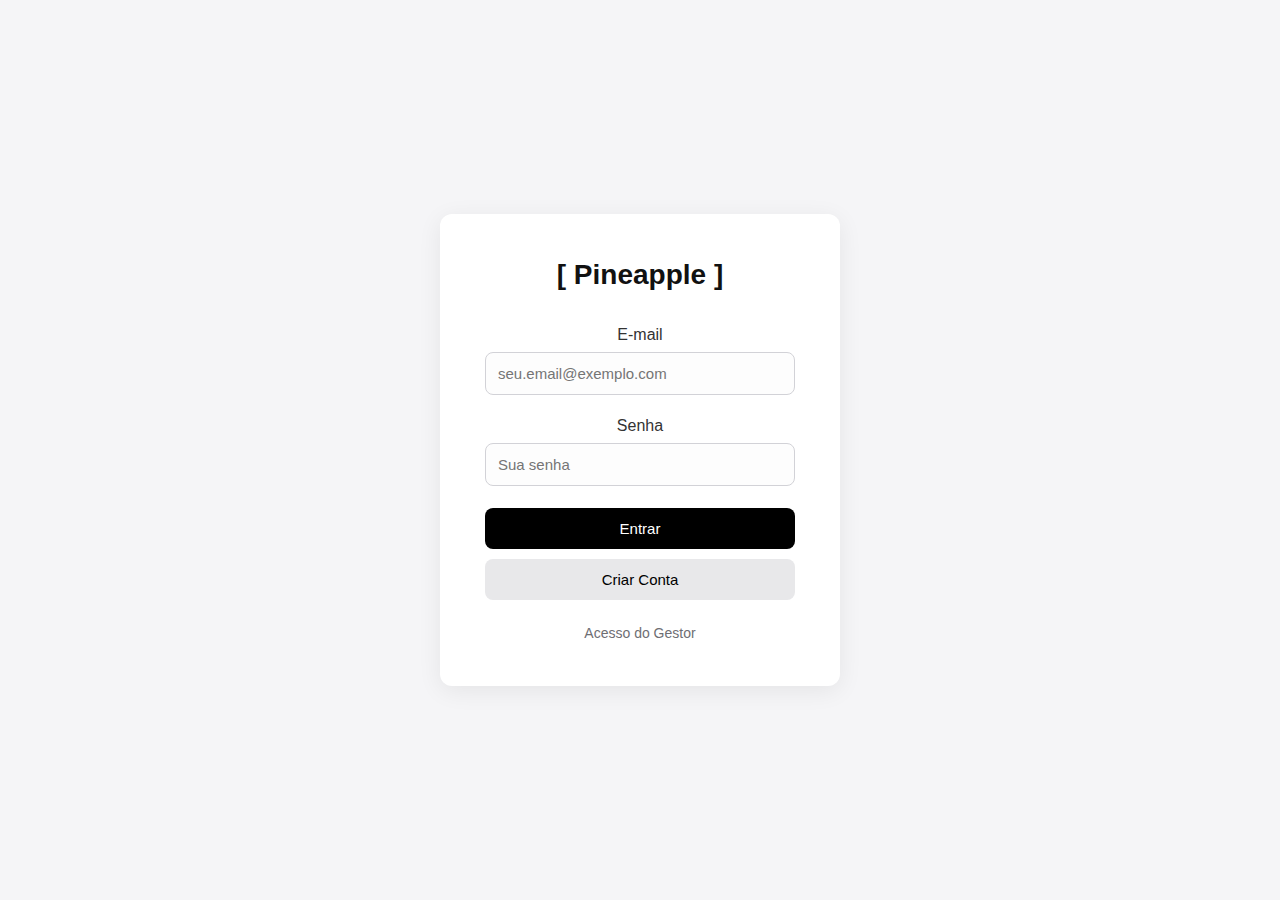
<file: index.html>
<!DOCTYPE html>
<html lang="pt-br">
<head>
    <meta charset="UTF-8">
    <meta name="viewport" content="width=device-width, initial-scale=1.0">
    <title>Acesse sua Conta - Pineapple</title>
    <link rel="stylesheet" href="styles.css"> <style>
        .gestor-link {
            display: block;
            text-align: center;
            margin-top: 25px;
            font-size: 14px;
            color: #6e6e73; 
            text-decoration: none;
        }
        .gestor-link:hover {
            text-decoration: underline;
        }
    </style>
</head>
<body>
    <div class="login-container">
        <div class="login-box">
            <div class="logo">[ Pineapple ]</div>
            <form id="login-form" action="cliente_painel.html" method="get"></form>
            <form action="cliente_painel.html" method="get"> <div class="form-group">
                
                    <label for="email">E-mail</label>
                    <input type="email" id="email" class="form-control" placeholder="seu.email@exemplo.com">
                </div>
                <div class="form-group">
                    <label for="password">Senha</label>
                    <input type="password" id="password" class="form-control" placeholder="Sua senha">
                </div>
                <button type="submit" class="btn btn-primary" style="width: 100%;">Entrar</button>
            </form>
        
</form>

            <a href="cadastro.html" class="btn btn-secondary" style="width: 100%; margin-top: 10px;">Criar Conta</a>

            <a href="gestor_login.html" class="gestor-link">Acesso do Gestor</a>
           

        </div>
    </div>

        </div>
    </div>

    <script>
        document.addEventListener('DOMContentLoaded', () => {
            const loginForm = document.getElementById('login-form');

            loginForm.addEventListener('submit', (event) => {
                event.preventDefault(); 

                const email = document.getElementById('email').value;
                const senha = document.getElementById('password').value;
                const userKey = 'pineapple_user_' + email;
                const userDataString = localStorage.getItem(userKey);

              
                if (!userDataString) {
                    alert('Usuário não encontrado. Verifique o e-mail ou cadastre-se.');
                    return; 
                }
                const user = JSON.parse(userDataString);

                if (senha === user.senha) {

                    alert('Login bem-sucedido! Bem-vindo, ' + user.nome);
                    window.location.href = 'cliente_painel.html'; 
                } else {
        
                    alert('Senha incorreta. Tente novamente.');
                }
            });
        });
    </script>
</body>
</html>
</body>
</html>
</file>
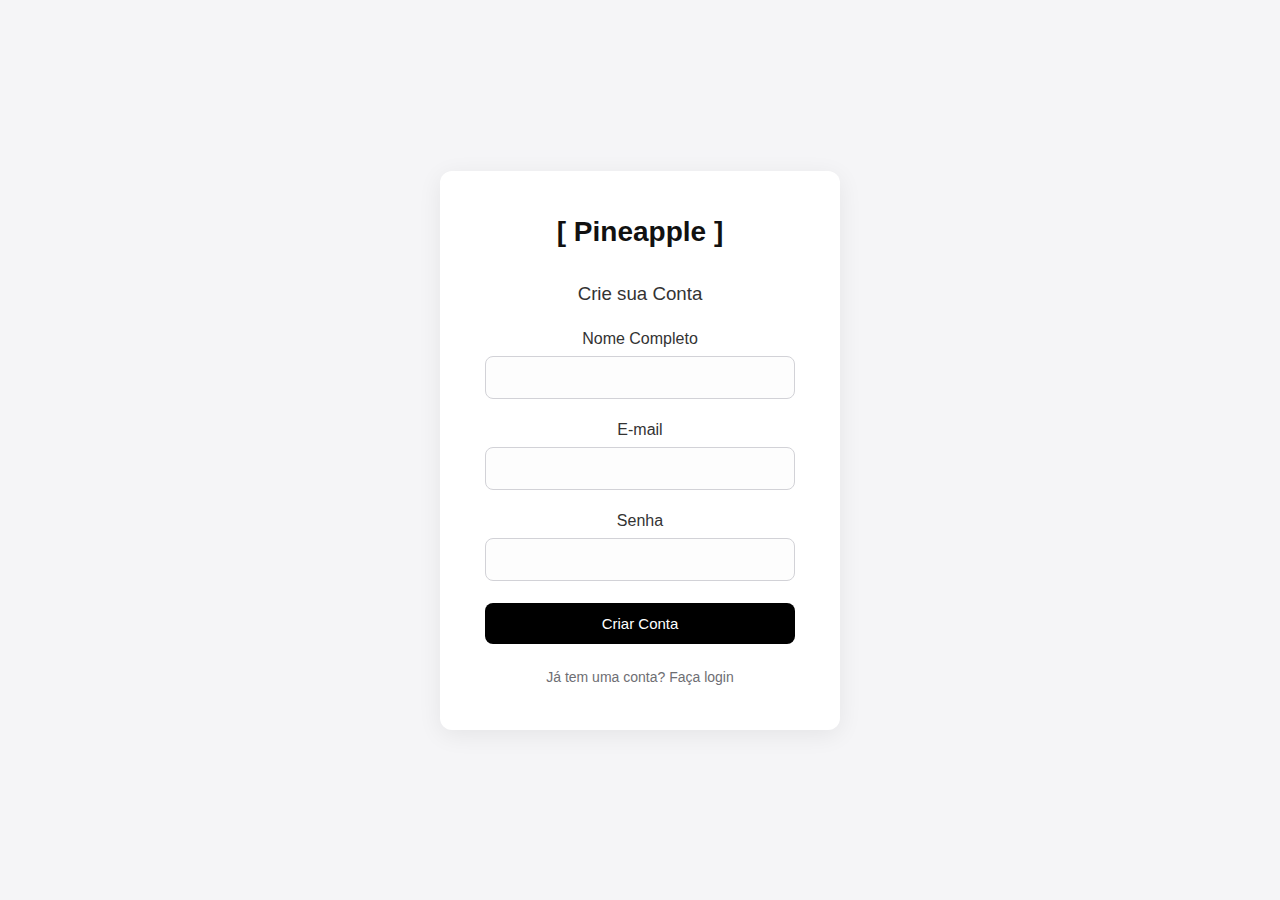
<file: cadastro.html>
<!DOCTYPE html>
<html lang="pt-br">
<head>
    <meta charset="UTF-8">
    <meta name="viewport" content="width=device-width, initial-scale=1.0">
    <title>Crie sua Conta - Pineapple</title>
    <link rel="stylesheet" href="styles.css">
    <style>
        /* Link para voltar ao login */
        .login-link {
            display: block;
            text-align: center;
            margin-top: 25px;
            font-size: 14px;
            color: #6e6e73;
            text-decoration: none;
        }
        .login-link:hover {
            text-decoration: underline;
        }
    </style>
</head>

</div>
</div>

<script>
    
    document.addEventListener('DOMContentLoaded', () => {
        const cadastroForm = document.getElementById('cadastro-form');
        cadastroForm.addEventListener('submit', (event) => {
            event.preventDefault(); 

            const nome = document.getElementById('nome-cadastro').value;
            const email = document.getElementById('email-cadastro').value;
            const senha = document.getElementById('senha-cadastro').value;

            const userKey = 'pineapple_user_' + email;
            if (localStorage.getItem(userKey)) {
                alert('Este e-mail já está cadastrado!');
            } else {
            
                const newUser = {
                    nome: nome,
                    email: email,
                    senha: senha 
                };

    
                localStorage.setItem(userKey, JSON.stringify(newUser));

                alert('Cadastro realizado com sucesso!');
                window.location.href = 'index.html'; 
            }
        });
    });
</script>
</body>
</html>

<body>
    <div class="login-container">
        <div class="login-box">
            <div class="logo">[ Pineapple ]</div>
            <h3 style="font-weight: 500; color: #333; margin-bottom: 25px;">Crie sua Conta</h3>

            <form id="cadastro-form">
                <div class="form-group">
                    <label for="nome">Nome Completo</label>
                    <input type="text" id="nome-cadastro" class="form-control" required>
                </div>
                <div class="form-group">
                    <label for="email">E-mail</label>
                    <input type="email" id="email-cadastro" class="form-control" required>
                </div>
                <div class="form-group">
                    <label for="password">Senha</label>
                    <input type="password" id="senha-cadastro" class="form-control" required>
                </div>
                <button type="submit" class="btn btn-primary" style="width: 100%;">Criar Conta</button>
            </form>

            <a href="index.html" class="login-link">Já tem uma conta? Faça login</a>
        </div>
    </div>
</body>
</html>
</file>
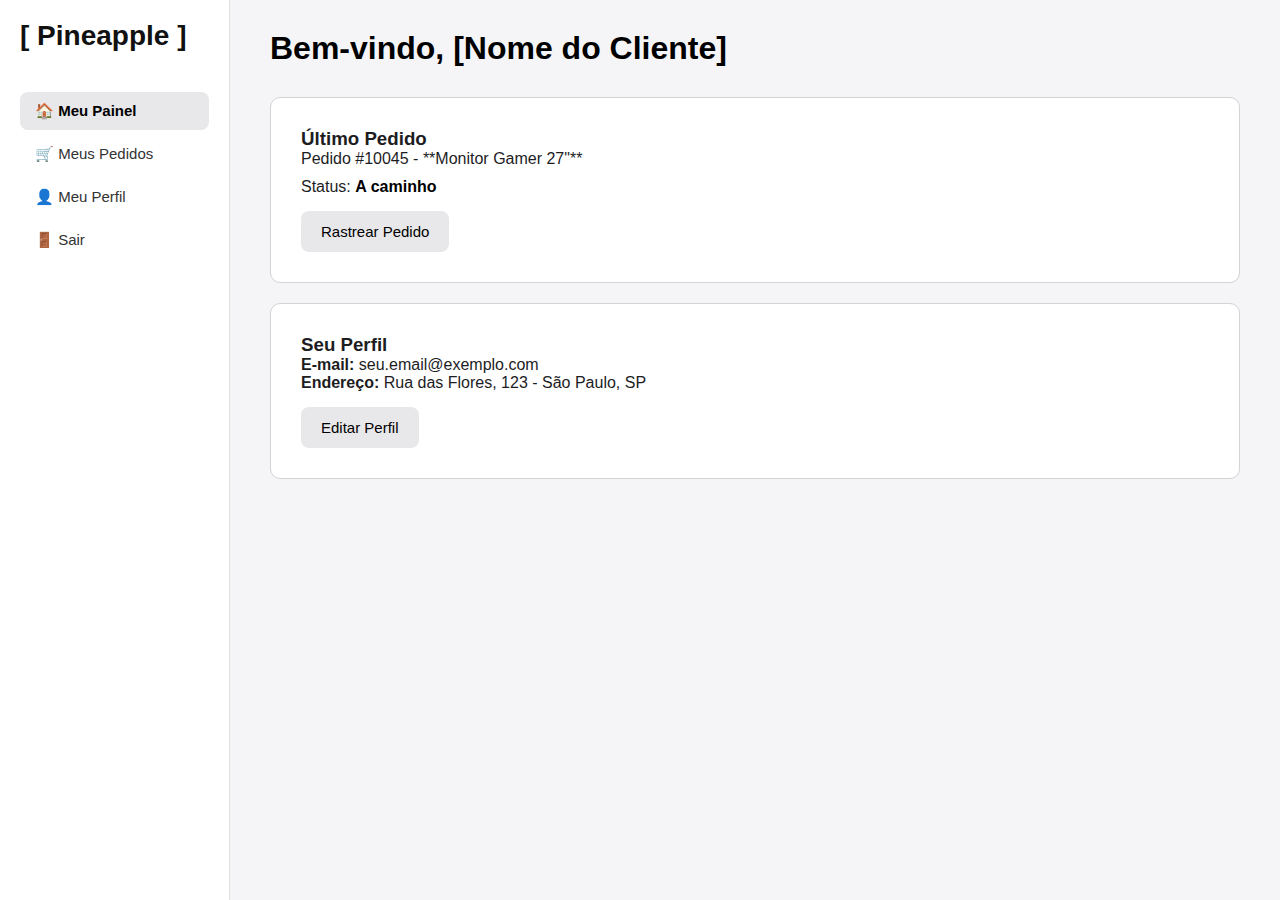
<file: cliente_painel.html>
<!DOCTYPE html>
<html lang="pt-br">
<head>
    <meta charset="UTF-8">
    <meta name="viewport" content="width=device-width, initial-scale=1.0">
    <title>Meu Painel - Pineapple</title>
    <link rel="stylesheet" href="styles.css">
</head>
<body>
    <nav class="sidebar">
        <div class="logo">[ Pineapple ]</div>
        <ul class="sidebar-nav">
            <li><a href="cliente_painel.html" class="active">🏠 Meu Painel</a></li>
            <li><a href="cliente_pedidos.html">🛒 Meus Pedidos</a></li>
            <li><a href="cliente_perfil.html">👤 Meu Perfil</a></li>
            <li><a href="index.html">🚪 Sair</a></li>
        </ul>
    </nav>

    <main class="main-content">
        <h1 class="header">Bem-vindo, [Nome do Cliente]</h1>
        
        <div class="card">
            <h3>Último Pedido</h3>
            <p>Pedido #10045 - **Monitor Gamer 27"**</p>
            <p style="margin-top: 10px;">Status: <strong style="color: #000;">A caminho</strong></p>
            <a href="#" class="btn btn-secondary" style="margin-top: 15px;">Rastrear Pedido</a>
        </div>

        <div class="card">
            <h3>Seu Perfil</h3>
            <p><strong>E-mail:</strong> seu.email@exemplo.com</p>
            <p><strong>Endereço:</strong> Rua das Flores, 123 - São Paulo, SP</p>
            <a href="#" class="btn btn-secondary" style="margin-top: 15px;">Editar Perfil</a>
        </div>
    </main>
</body>
</html>
</file>
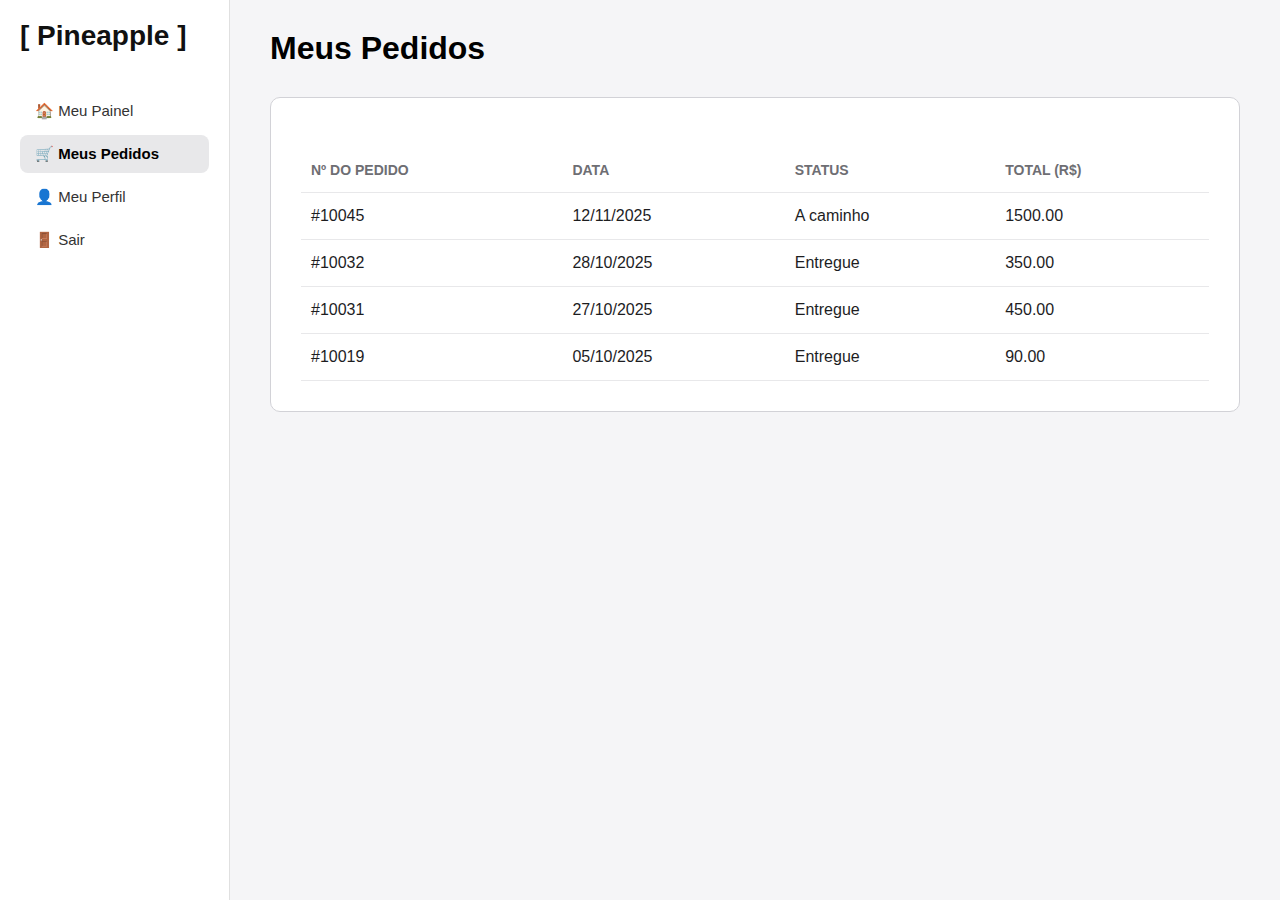
<file: cliente_pedidos.html>
<!DOCTYPE html>
<html lang="pt-br">
<head>
    <meta charset="UTF-8">
    <meta name="viewport" content="width=device-width, initial-scale=1.0">
    <title>Meus Pedidos - Pineapple</title>
    <link rel="stylesheet" href="styles.css">
</head>
<body>
    <nav class="sidebar">
        <div class="logo">[ Pineapple ]</div>
        <ul class="sidebar-nav">
            <li><a href="cliente_painel.html">🏠 Meu Painel</a></li>
            <li><a href="cliente_pedidos.html" class="active">🛒 Meus Pedidos</a></li>
            <li><a href="cliente_perfil.html">👤 Meu Perfil</a></li>
            <li><a href="index.html">🚪 Sair</a></li>
        </ul>
    </nav>

    <main class="main-content">
        <h1 class="header">Meus Pedidos</h1>
        
        <div class="card">
            <table class="data-table">
                <thead>
                    <tr>
                        <th>Nº do Pedido</th>
                        <th>Data</th>
                        <th>Status</th>
                        <th>Total (R$)</th>
                    </tr>
                </thead>
                <tbody>
                    <tr>
                        <td>#10045</td>
                        <td>12/11/2025</td>
                        <td>A caminho</td>
                        <td>1500.00</td>
                    </tr>
                    <tr>
                        <td>#10032</td>
                        <td>28/10/2025</td>
                        <td>Entregue</td>
                        <td>350.00</td>
                    </tr>
                    <tr>
                        <td>#10031</td>
                        <td>27/10/2025</td>
                        <td>Entregue</td>
                        <td>450.00</td>
                    </tr>
                    <tr>
                        <td>#10019</td>
                        <td>05/10/2025</td>
                        <td>Entregue</td>
                        <td>90.00</td>
                    </tr>
                </tbody>
            </table>
        </div>
    </main>
</body>
</html>
</file>
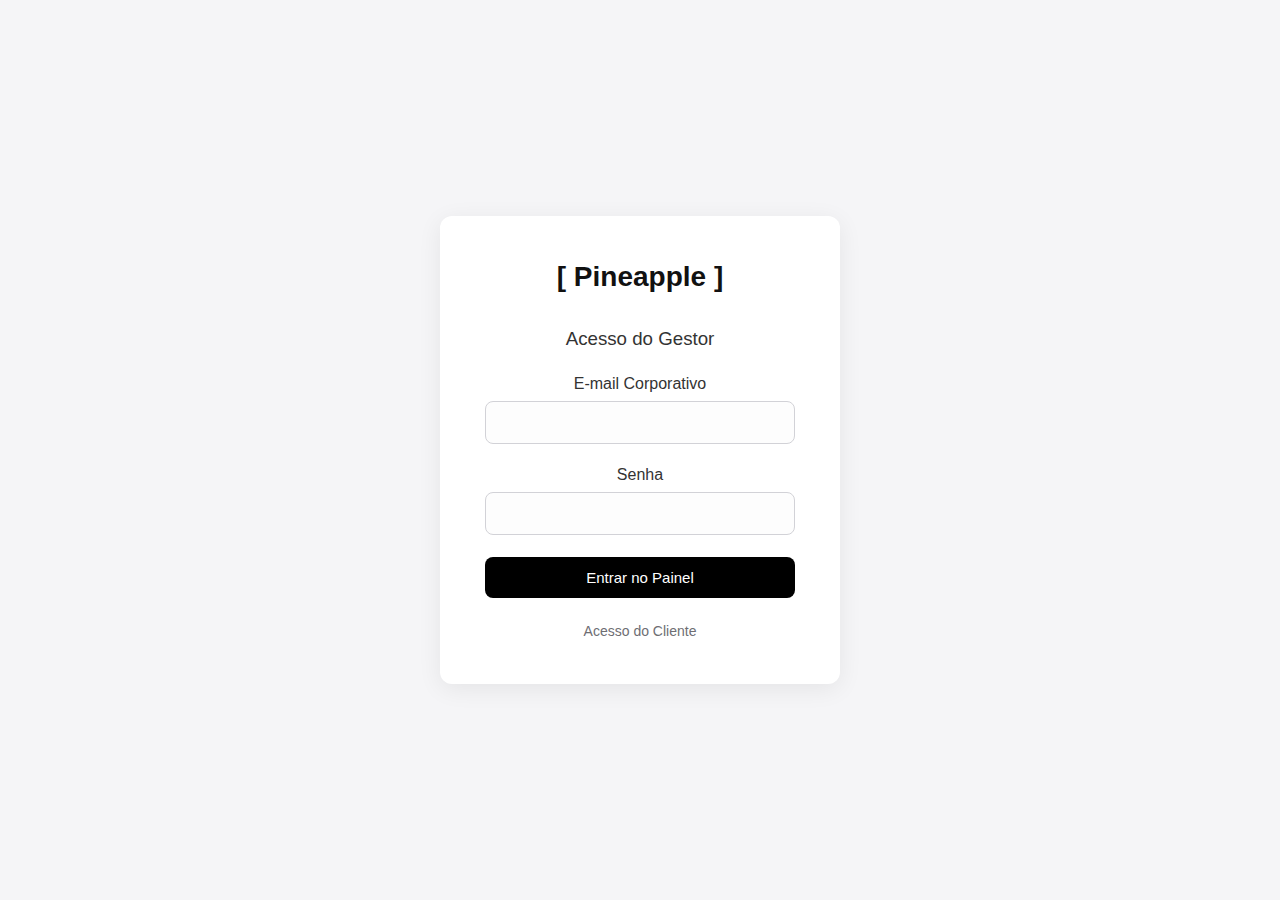
<file: gestor_login.html>
<!DOCTYPE html>
<html lang="pt-br">
<head>
    <meta charset="UTF-8">
    <meta name="viewport" content="width=device-width, initial-scale=1.0">
    <title>Login do Gestor - Pineapple</title>
    <link rel="stylesheet" href="styles.css">
    <style>

        .cliente-link {
            display: block;
            text-align: center;
            margin-top: 25px;
            font-size: 14px;
            color: #6e6e73;
            text-decoration: none;
        }
        .cliente-link:hover {
            text-decoration: underline;
        }
    </style>
</head>
<body>
    <div class="login-container">
        <div class="login-box">
            <div class="logo">[ Pineapple ]</div>
            <h3 style="font-weight: 500; color: #333; margin-bottom: 25px;">Acesso do Gestor</h3>
            
            <form action="gestor_painel.html" method="get"> <div class="form-group">
                    <label for="email">E-mail Corporativo</label>
                    <input type="email" id="email" class="form-control">
                </div>
                <div class="form-group">
                    <label for="password">Senha</label>
                    <input type="password" id="password" class="form-control">
                </div>
                <button type="submit" class="btn btn-primary" style="width: 100%;">Entrar no Painel</button>
            </form>

            <a href="index.html" class="cliente-link">Acesso do Cliente</a>

        </div>
    </div>
</body>
</html>
</file>
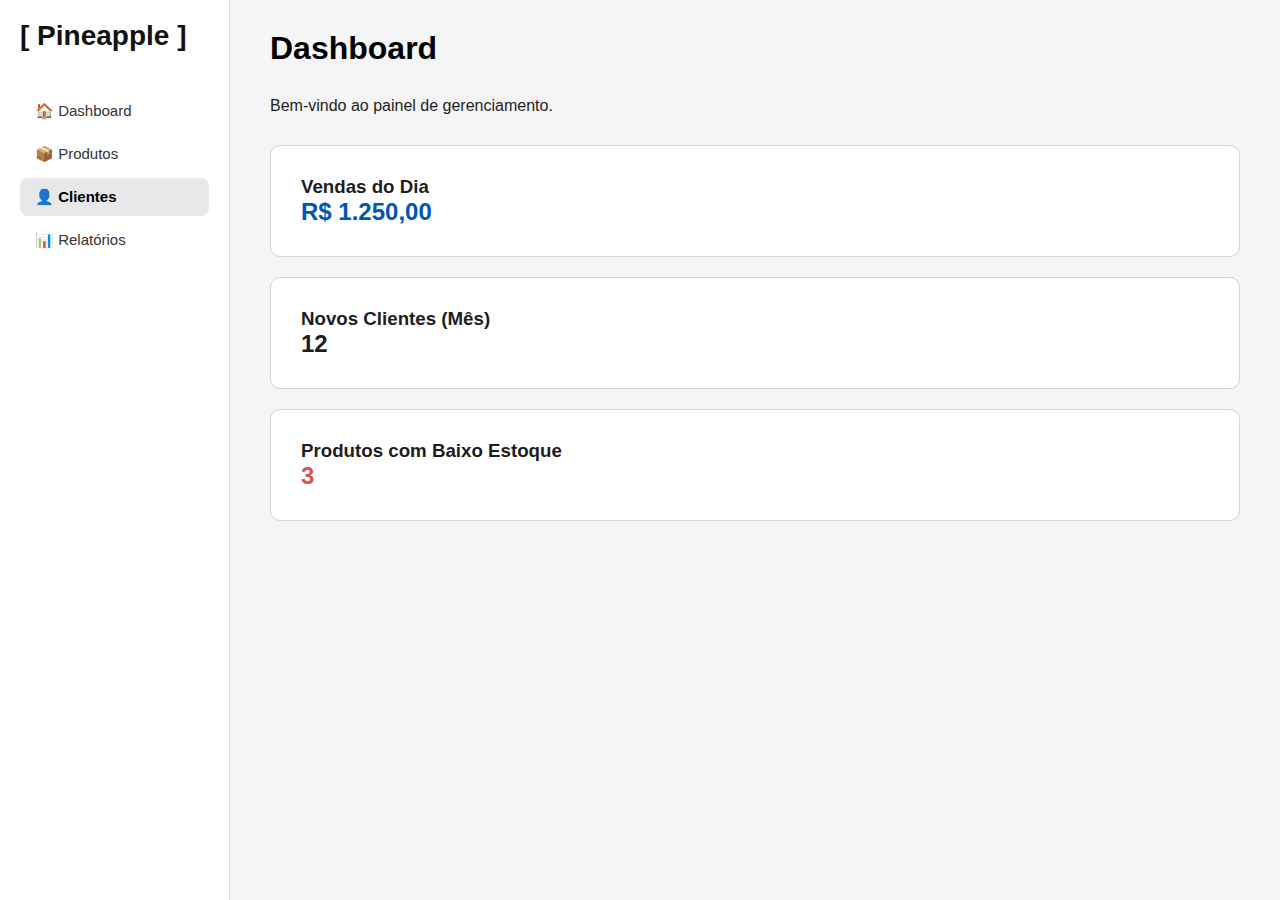
<file: gestor_painel.html>
<!DOCTYPE html>
<html lang="pt-br">
<head>
    <meta charset="UTF-8">
    <meta name="viewport" content="width=device-width, initial-scale=1.0">
    <title>Dashboard - Pineapple</title>
    <link rel="stylesheet" href="styles.css">
</head>
<body>
    <nav class="sidebar">
        <div class="logo">[ Pineapple ]</div>
        <ul class="sidebar-nav">
            <li><a href="gestor_painel.html">🏠 Dashboard</a></li>
            <li><a href="gestor_produtos.html">📦 Produtos</a></li>
            <li><a href="gestor_clientes.html" class="active">👤 Clientes</a></li>
            <li><a href="gestor_relatorios.html">📊 Relatórios</a></li>
        </ul>
    </nav>

    <main class="main-content">
        <h1 class="header">Dashboard</h1>
        <p style="margin-bottom: 30px;">Bem-vindo ao painel de gerenciamento.</p>

        <div class="card">
            <h3>Vendas do Dia</h3>
            <p style="font-size: 24px; font-weight: bold; color: #0056b3;">R$ 1.250,00</p>
        </div>
        <div class="card">
            <h3>Novos Clientes (Mês)</h3>
            <p style="font-size: 24px; font-weight: bold;">12</p>
        </div>
        <div class="card">
            <h3>Produtos com Baixo Estoque</h3>
            <p style="font-size: 24px; font-weight: bold; color: #d9534f;">3</p>
        </div>
    </main>
</body>
</html>
</file>
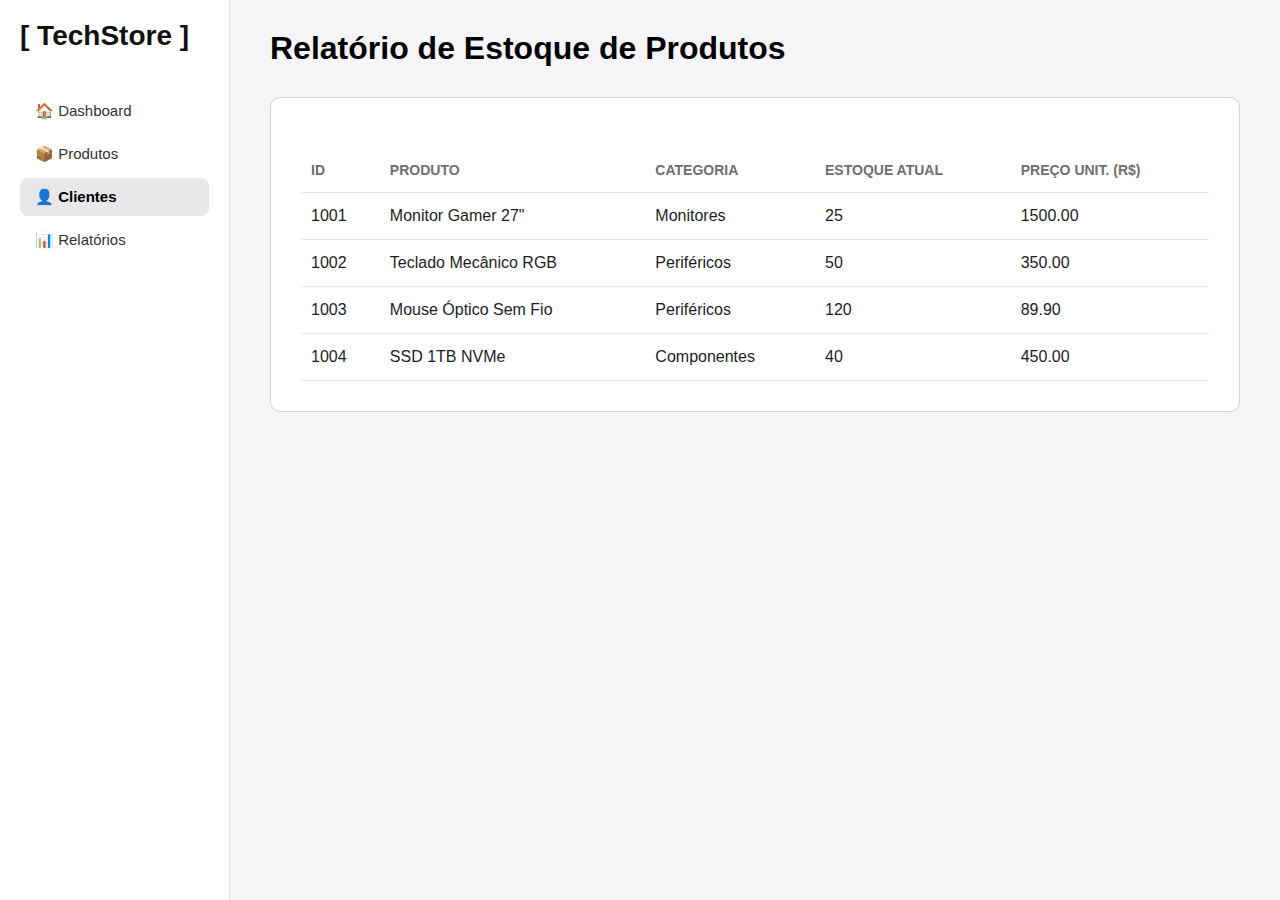
<file: gestor_relatorios.html>
<!DOCTYPE html>
<html lang="pt-br">
<head>
    <meta charset="UTF-8">
    <meta name="viewport" content="width=device-width, initial-scale=1.0">
    <title>Relatórios - Pineapple</title>
    <link rel="stylesheet" href="styles.css">
</head>
<body>
    <nav class="sidebar">
        <div class="logo">[ TechStore ]</div>
        <ul class="sidebar-nav">
            <li><a href="gestor_painel.html">🏠 Dashboard</a></li>
            <li><a href="gestor_produtos.html">📦 Produtos</a></li>
            <li><a href="gestor_clientes.html" class="active">👤 Clientes</a></li>
            <li><a href="gestor_relatorios.html">📊 Relatórios</a></li>
        </ul>
    </nav>

    <main class="main-content">
        <h1 class="header">Relatório de Estoque de Produtos</h1>
        
        <div class="card">
            <table class="data-table">
                <thead>
                    <tr>
                        <th>ID</th>
                        <th>Produto</th>
                        <th>Categoria</th>
                        <th>Estoque Atual</th>
                        <th>Preço Unit. (R$)</th>
                    </tr>
                </thead>
                <tbody>
                    <tr>
                        <td>1001</td>
                        <td>Monitor Gamer 27"</td>
                        <td>Monitores</td>
                        <td>25</td>
                        <td>1500.00</td>
                    </tr>
                    <tr>
                        <td>1002</td>
                        <td>Teclado Mecânico RGB</td>
                        <td>Periféricos</td>
                        <td>50</td>
                        <td>350.00</td>
                    </tr>
                    <tr>
                        <td>1003</td>
                        <td>Mouse Óptico Sem Fio</td>
                        <td>Periféricos</td>
                        <td>120</td>
                        <td>89.90</td>
                    </tr>
                    <tr>
                        <td>1004</td>
                        <td>SSD 1TB NVMe</td>
                        <td>Componentes</td>
                        <td>40</td>
                        <td>450.00</td>
                    </tr>
                </tbody>
            </table>
        </div>
    </main>
</body>
</html>
</file>
<file: styles.css>
* {
    margin: 0;
    padding: 0;
    box-sizing: border-box;
}

body {
    font-family: -apple-system, BlinkMacSystemFont, "Segoe UI", Roboto, Helvetica, Arial, sans-serif;
    background-color: #f5f5f7; 
    color: #1d1d1f;
    display: flex;
    min-height: 100vh;
    -webkit-font-smoothing: antialiased;
}


.login-container {
    display: flex;
    flex-direction: column;
    align-items: center;
    justify-content: center;
    width: 100%;
    height: 100vh;
    background-color: #f5f5f7; 
}

.login-box {
    background: #ffffff;
    padding: 45px;
    border-radius: 12px;
    box-shadow: 0 5px 25px rgba(0, 0, 0, 0.07);
    width: 100%;
    max-width: 400px;
    text-align: center;
}

.logo {
    font-size: 28px;
    font-weight: 600;
    color: #111;
    margin-bottom: 35px;
}


.sidebar {
    width: 230px; 
    background-color: #ffffff;
    border-right: 1px solid #e0e0e0;
    display: flex;
    flex-direction: column;
    padding: 20px;
    height: 100vh;
    position: fixed;
}

.sidebar .logo {
    text-align: left;
    margin-bottom: 40px;
}

.sidebar-nav {
    list-style: none;
    width: 100%;
}

.sidebar-nav li {
    margin-bottom: 5px;
}

.sidebar-nav a {
    text-decoration: none;
    color: #333; 
    font-size: 15px;
    font-weight: 500;
    display: block;
    padding: 10px 15px;
    border-radius: 8px;
    transition: background-color 0.2s, color 0.2s;
}

.sidebar-nav a:hover {
    background-color: #f0f0f0; 
    color: #000;
}


.sidebar-nav a.active {
    background-color: #e8e8ea;
    color: #000;
    font-weight: 600; 
}

.main-content {
    flex-grow: 1;
    padding: 30px 40px;
    margin-left: 230px; 
    width: calc(100% - 230px);
}

.header {
    font-size: 32px;
    font-weight: 700; 
    color: #000;
    margin-bottom: 30px;
}


.card {
    background: #ffffff;
    border-radius: 10px; 
    padding: 30px;

    border: 1px solid #d2d2d7; 
    margin-bottom: 20px;
}

.form-group {
    margin-bottom: 22px;
}

.form-group label {
    display: block;
    margin-bottom: 8px;
    font-weight: 500;
    color: #333;
}

.form-control {
    width: 100%;
    padding: 12px;
    font-size: 15px;
    border: 1px solid #d2d2d7; 
    border-radius: 8px;
    background-color: #fdfdfd; 
    transition: border-color 0.2s, box-shadow 0.2s;
}


.form-control:focus {
    outline: none;
    border-color: #000;
    box-shadow: 0 0 0 2px rgba(0,0,0,0.1);
}

textarea.form-control {
    min-height: 100px;
    resize: vertical;
}

.btn {
    padding: 12px 20px;
    font-size: 15px;
    font-weight: 500;
    border-radius: 8px;
    border: none;
    cursor: pointer;
    transition: background-color 0.2s, transform 0.1s;
    text-decoration: none;
    display: inline-block;
}

.btn:active {
    transform: scale(0.98); 
}


.btn-primary {
    background-color: #000000;
    color: #ffffff;
}

.btn-primary:hover {
    background-color: #333;
}

.btn-secondary {
    background-color: #e8e8ea;
    color: #000;
}

.btn-secondary:hover {
    background-color: #dcdce0;
}


.data-table {
    width: 100%;
    border-collapse: collapse;
    margin-top: 20px;
}

.data-table th,
.data-table td {
    padding: 14px 10px; 
    text-align: left;
    border-bottom: 1px solid #e8e8ea;
}


.data-table th {
    background-color: transparent;
    font-weight: 600;
    color: #6e6e73; 
    font-size: 14px;
    text-transform: uppercase; 
}

.data-table tbody tr:hover {
    background-color: #f9f9f9;
}
</file>
